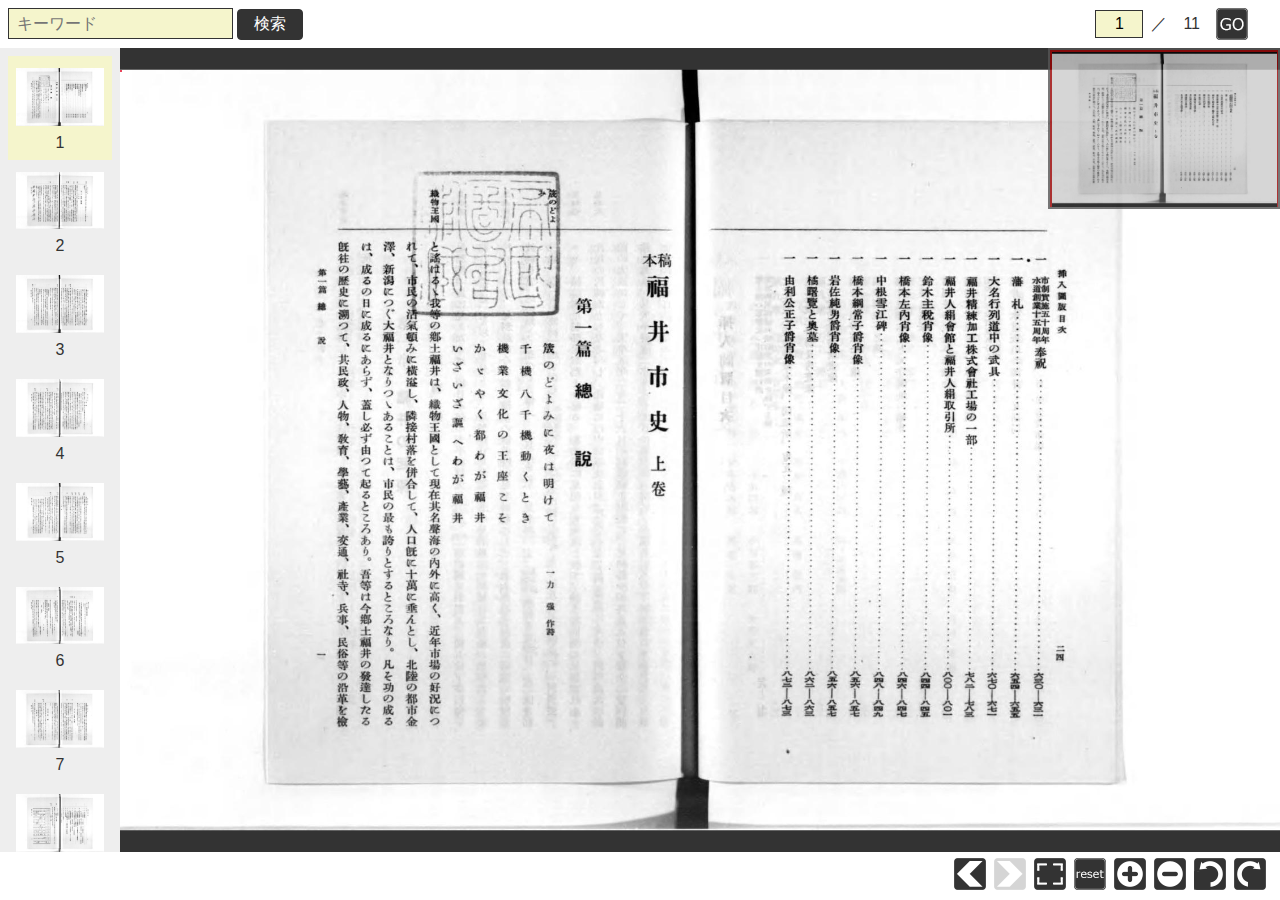
<file: work/ndlocr-vw/index.html>
<!DOCTYPE html>
<html lang="ja">
  <head>
    <meta charset="utf-8" />
    <meta name="viewport" content="width=device-width,initial-scale=1">
    <title>サンプル</title>
    <link href="css/app.css" rel="stylesheet">
  </head>
  <body>
    <div id="app"></div>
    <script src="js/app.js"></script>
  </body>
</html>
</file>
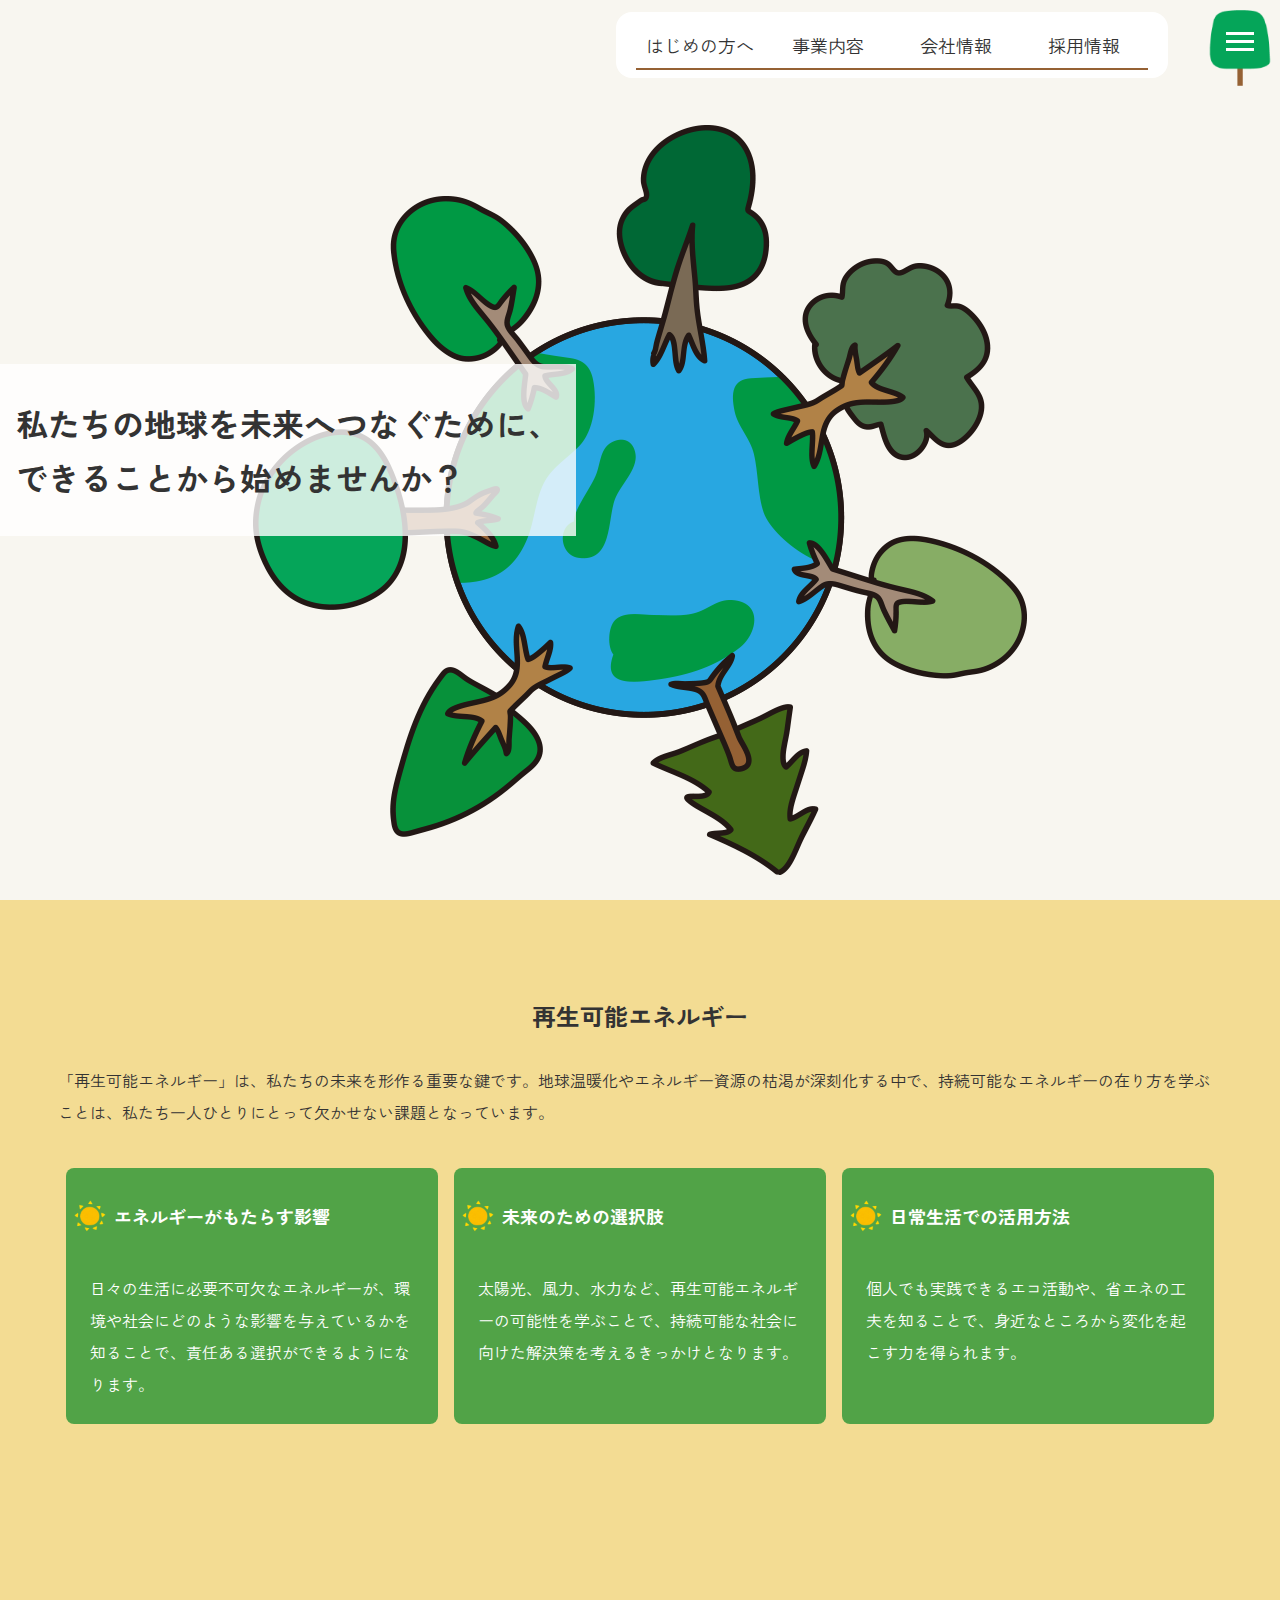
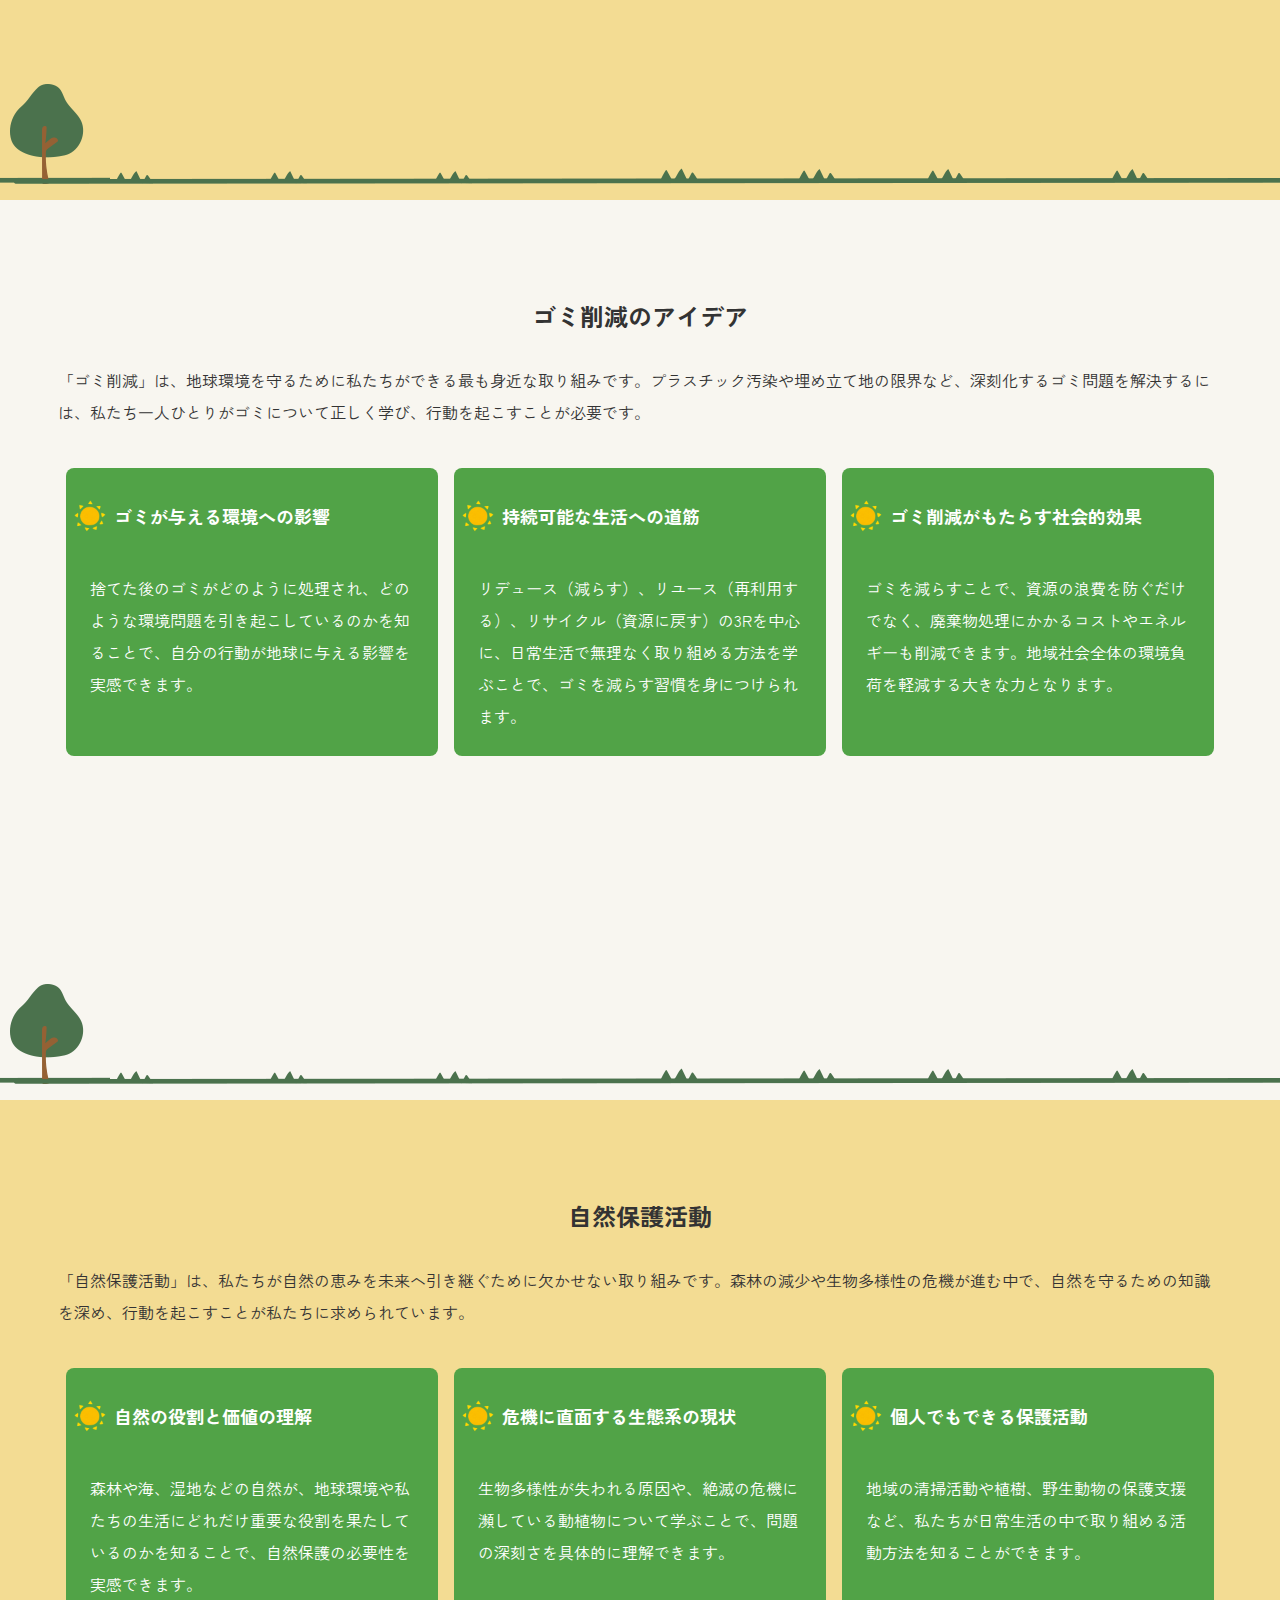
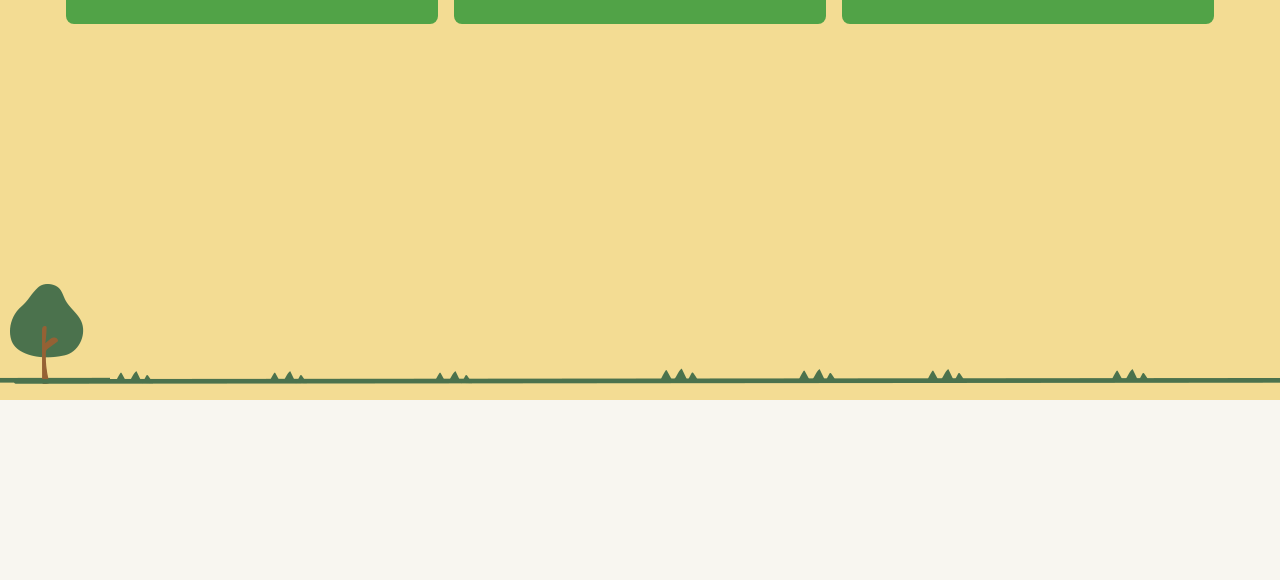
<file: work/sample01/index.html>
<!DOCTYPE html>
<html lang="ja">
<head>
  <meta charset="UTF-8">
  <meta name="viewport" content="width=device-width, initial-scale=1.0">
  <meta name="description" content="">
  <link href="images/favicon.ico" rel="icon">
  <title>シンプルでかわいいイメージ</title>
  <link rel="stylesheet" href="css/style.css">
  <script src="js/samp.js" defer></script>
</head>
<body>
  <header>
    <div id="drawermenu-wrap">
      <button id="drawermenu-togglebtn"><span></span></button>
      <div id="drawermenu-content">
        <ul>
          <li><a href="#renewable-energy">再生可能エネルギー</a></li>
          <li><a href="#garbage-reduction-idea">ゴミ削減のアイデア</a></li>
          <li><a href="#nature-conservation-work">自然保護活動</a></li>
        </ul>
      </div><!--drawermenu-content end-->
    </div><!--drawermenu-wrap end-->
    <div id="site-header">
      <ul>
        <li><a href="#">はじめの方へ</a></li>
        <li><a href="#">事業内容</a></li>
        <li><a href="#">会社情報</a></li>
        <li><a href="#">採用情報</a></li>
      </ul>
    </div><!--site-header end-->
  </header>
  <main>
    <div id="intro">
      <div class="" id="earth-wrap">
        <img id="earth" src="images/earth.png" alt="">
      </div><!--earth-wrap end-->
      <h1>
        <span>私たちの地球を未来へつなぐために、</span>
        <span>できることから始めませんか？</span>
      </h1>
    </div><!--intro end-->
    <section id="renewable-energy">
      <h2><span>再生可能エネルギー</span></h2>
      <div class="container">
        <p>
          「再生可能エネルギー」は、私たちの未来を形作る重要な鍵です。地球温暖化やエネルギー資源の枯渇が深刻化する中で、持続可能なエネルギーの在り方を学ぶことは、私たち一人ひとりにとって欠かせない課題となっています。
        </p>
      </div>
      <dl class="point-item container">
        <div>
          <dt>エネルギーがもたらす影響</dt>
          <dd>日々の生活に必要不可欠なエネルギーが、環境や社会にどのような影響を与えているかを知ることで、責任ある選択ができるようになります。</dd>
        </div>
        <div>
          <dt>未来のための選択肢</dt>
          <dd>太陽光、風力、水力など、再生可能エネルギーの可能性を学ぶことで、持続可能な社会に向けた解決策を考えるきっかけとなります。</dd>
        </div>
        <div>
          <dt>日常生活での活用方法</dt>
          <dd>個人でも実践できるエコ活動や、省エネの工夫を知ることで、身近なところから変化を起こす力を得られます。</dd>
        </div>
      </dl><!--point-item end-->
    </section>
    <section id="garbage-reduction-idea">
      <h2><span>ゴミ削減のアイデア</span></h2>
      <div class="container">
        <p>「ゴミ削減」は、地球環境を守るために私たちができる最も身近な取り組みです。プラスチック汚染や埋め立て地の限界など、深刻化するゴミ問題を解決するには、私たち一人ひとりがゴミについて正しく学び、行動を起こすことが必要です。</p>
      </div>
      <dl class="point-item container">
        <div>
          <dt>ゴミが与える環境への影響</dt>
          <dd>捨てた後のゴミがどのように処理され、どのような環境問題を引き起こしているのかを知ることで、自分の行動が地球に与える影響を実感できます。</dd>
        </div>
        <div>
          <dt>持続可能な生活への道筋</dt>
          <dd>リデュース（減らす）、リユース（再利用する）、リサイクル（資源に戻す）の3Rを中心に、日常生活で無理なく取り組める方法を学ぶことで、ゴミを減らす習慣を身につけられます。</dd>
        </div>
        <div>
          <dt>ゴミ削減がもたらす社会的効果</dt>
          <dd>ゴミを減らすことで、資源の浪費を防ぐだけでなく、廃棄物処理にかかるコストやエネルギーも削減できます。地域社会全体の環境負荷を軽減する大きな力となります。</dd>
        </div>
      </dl>
    </section>
    <section id="nature-conservation-work">
      <h2><span>自然保護活動</span></h2>
      <div class="container">
        <p>
          「自然保護活動」は、私たちが自然の恵みを未来へ引き継ぐために欠かせない取り組みです。森林の減少や生物多様性の危機が進む中で、自然を守るための知識を深め、行動を起こすことが私たちに求められています。
        </p>
      </div>
      <dl class="point-item container">
        <div>
          <dt>自然の役割と価値の理解</dt>
          <dd>森林や海、湿地などの自然が、地球環境や私たちの生活にどれだけ重要な役割を果たしているのかを知ることで、自然保護の必要性を実感できます。</dd>
        </div>
        <div>
          <dt>危機に直面する生態系の現状</dt>
          <dd>生物多様性が失われる原因や、絶滅の危機に瀕している動植物について学ぶことで、問題の深刻さを具体的に理解できます。</dd>
        </div>
        <div>
          <dt>個人でもできる保護活動</dt>
          <dd>地域の清掃活動や植樹、野生動物の保護支援など、私たちが日常生活の中で取り組める活動方法を知ることができます。</dd>
        </div>
      </dl>
    </section>
  </main>
  <footer>
    <a id="pagetop" aria-label="ページのトップへ"><span></span></a>
  </footer>
</body>
</html>
</file>
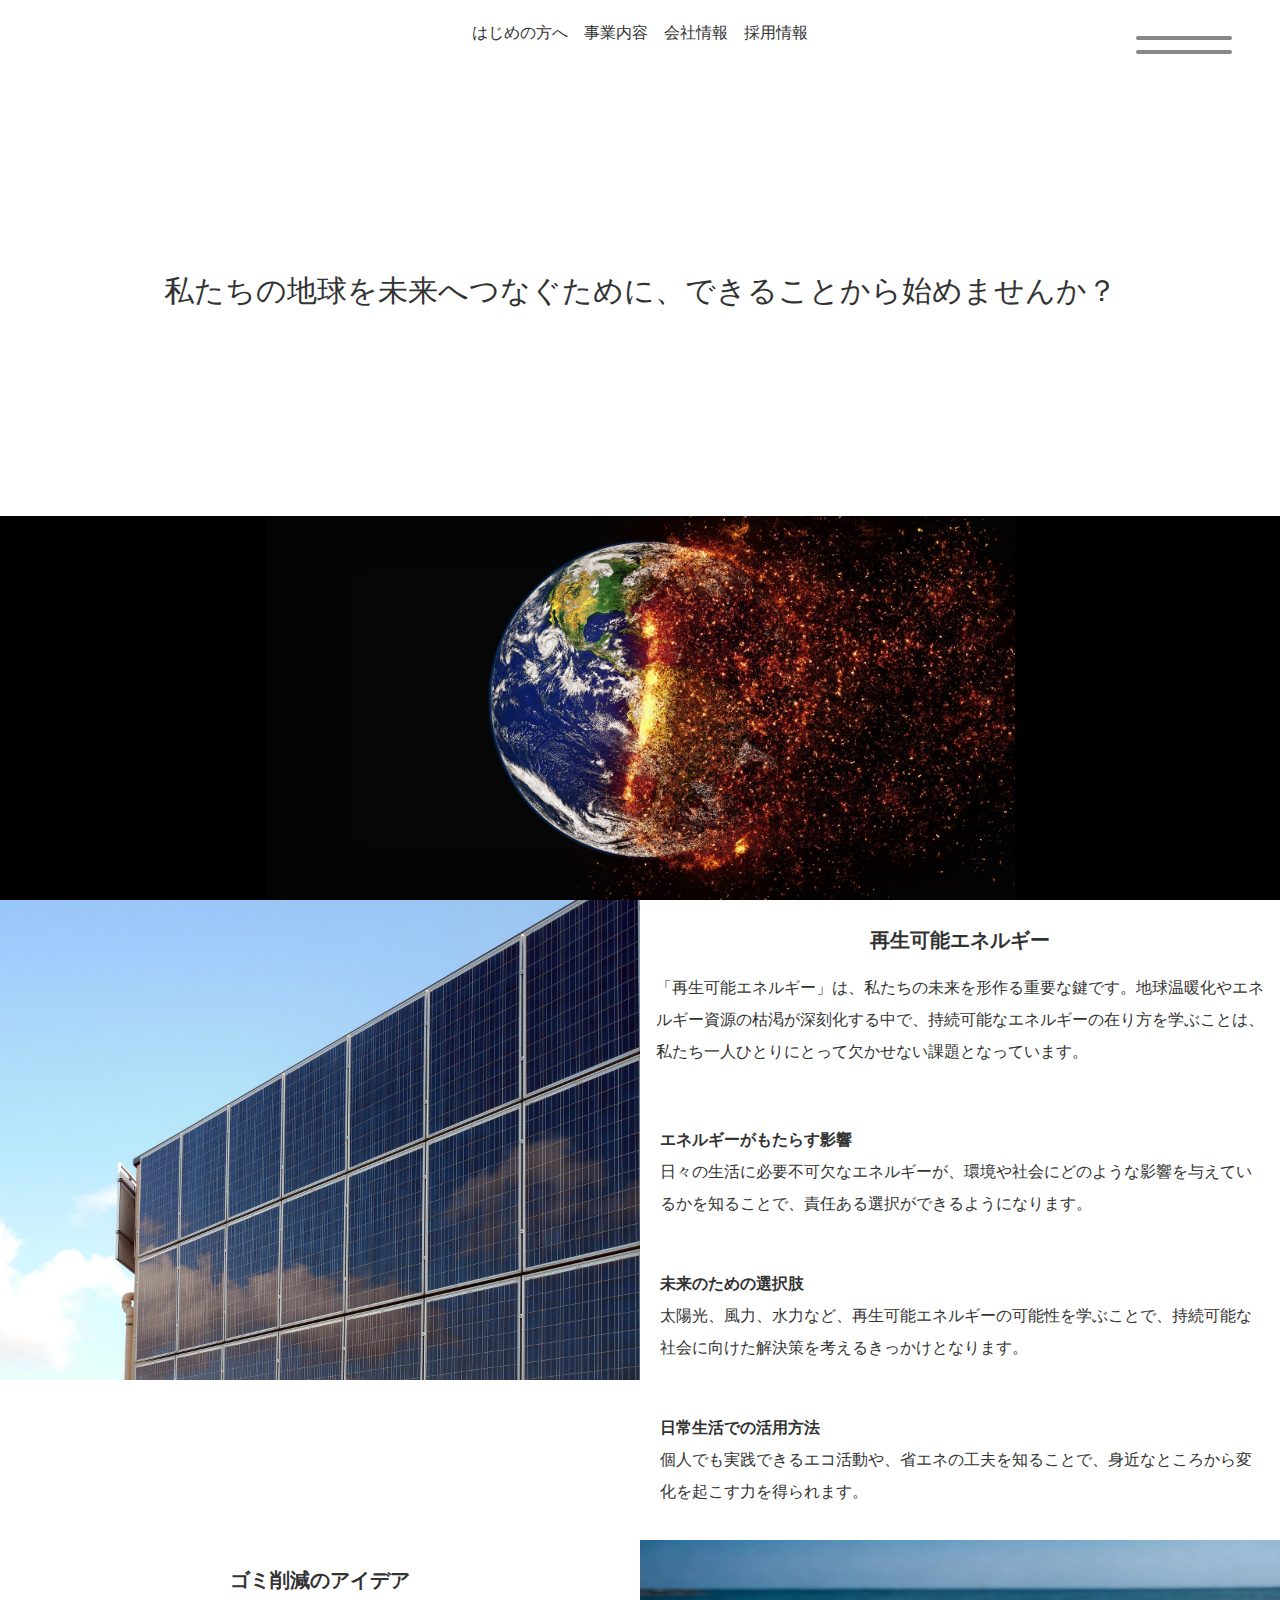
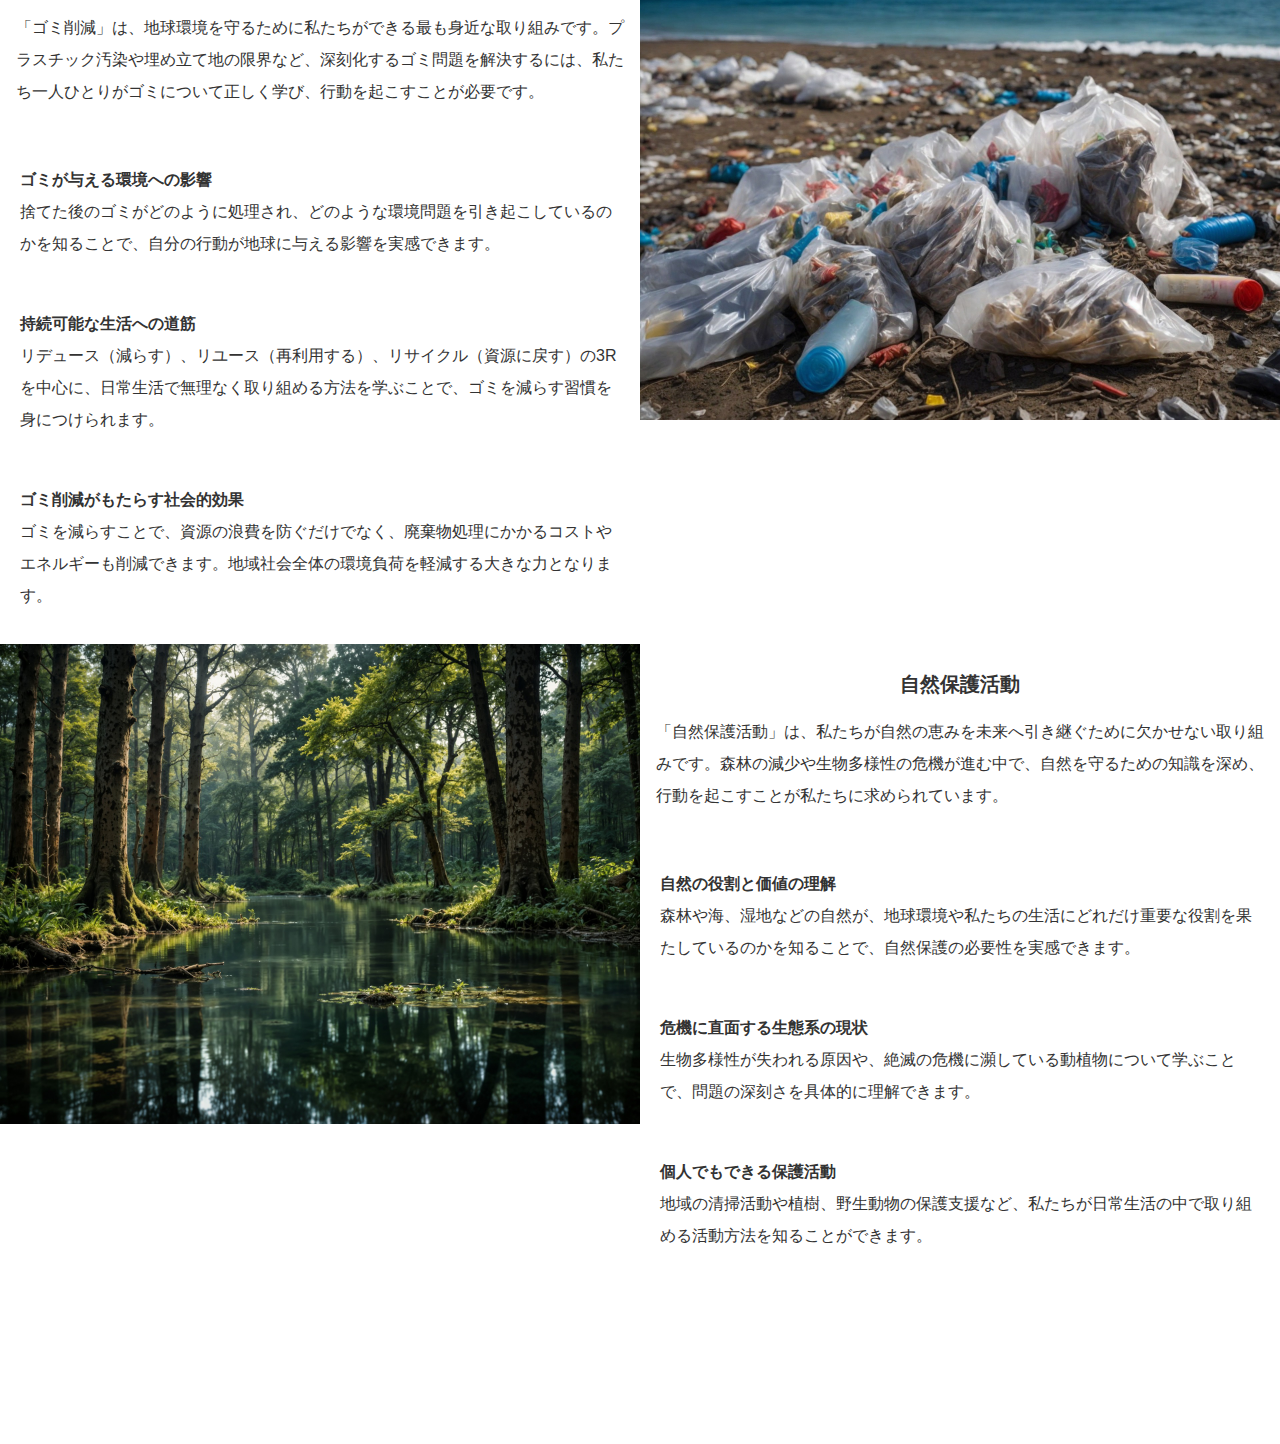
<file: work/sample02/index.html>
<!DOCTYPE html>
<html lang="ja">
<head>
  <meta charset="UTF-8">
  <meta name="viewport" content="width=device-width, initial-scale=1.0">
  <!--<meta name="description" content="">-->
  <link href="images/favicon.ico" rel="icon">
  <title>samp</title>
  <link rel="stylesheet" href="css/style.css">
  <script src="js/samp.js"></script>
</head>
<body>
  <header>
    <div id="drawermenu-wrap">
      <button id="drawermenu-togglebtn"><span></span><span></span></button>
      <div id="drawermenu-content">
        <ul>
          <li><a href="#renewable-energy">再生可能エネルギー</a></li>
          <li><a href="#garbage-reduction-idea">ゴミ削減のアイデア</a></li>
          <li><a href="#nature-conservation-work">自然保護活動</a></li>
        </ul>
      </div><!--drawermenu-content end-->
    </div><!--drawermenu-wrap end-->
    <div id="site-header">
      <ul>
        <li><a href="#">はじめの方へ</a></li>
        <li><a href="#">事業内容</a></li>
        <li><a href="#">会社情報</a></li>
        <li><a href="#">採用情報</a></li>
      </ul>
    </div><!--site-header end-->
  </header>
  <main>
    <div id="intro">
      <h1>
        私たちの地球を未来へつなぐために、できることから始めませんか？
      </h1>
      <div  id="intro-bg-wrap">
        <div id="intro-bg">
        </div>
      </div>
    </div><!--intro end-->
    <section id="renewable-energy">
      <div class="point-item-img"><img src="./images/solar-cells.jpg" alt=""></div>
      <div class="point-item-txt">
        <h2 class="container"><span>再生可能エネルギー</span></h2>
        <div class="container">
          <p>
            「再生可能エネルギー」は、私たちの未来を形作る重要な鍵です。地球温暖化やエネルギー資源の枯渇が深刻化する中で、持続可能なエネルギーの在り方を学ぶことは、私たち一人ひとりにとって欠かせない課題となっています。
          </p>
        </div>
        <dl class="point-item container">
          <div>
            <dt>エネルギーがもたらす影響</dt>
            <dd>日々の生活に必要不可欠なエネルギーが、環境や社会にどのような影響を与えているかを知ることで、責任ある選択ができるようになります。</dd>
          </div>
          <div>
            <dt>未来のための選択肢</dt>
            <dd>太陽光、風力、水力など、再生可能エネルギーの可能性を学ぶことで、持続可能な社会に向けた解決策を考えるきっかけとなります。</dd>
          </div>
          <div>
            <dt>日常生活での活用方法</dt>
            <dd>個人でも実践できるエコ活動や、省エネの工夫を知ることで、身近なところから変化を起こす力を得られます。</dd>
          </div>
        </dl><!--point-item end-->
      </div><!--point-item-txt end-->
    </section>
    <section id="garbage-reduction-idea">
      <div class="point-item-txt">
        <h2><span>ゴミ削減のアイデア</span></h2>
        <div class="container">
          <p>「ゴミ削減」は、地球環境を守るために私たちができる最も身近な取り組みです。プラスチック汚染や埋め立て地の限界など、深刻化するゴミ問題を解決するには、私たち一人ひとりがゴミについて正しく学び、行動を起こすことが必要です。</p>
        </div>
        <dl class="point-item container">
          <div>
            <dt>ゴミが与える環境への影響</dt>
            <dd>捨てた後のゴミがどのように処理され、どのような環境問題を引き起こしているのかを知ることで、自分の行動が地球に与える影響を実感できます。</dd>
          </div>
          <div>
            <dt>持続可能な生活への道筋</dt>
            <dd>リデュース（減らす）、リユース（再利用する）、リサイクル（資源に戻す）の3Rを中心に、日常生活で無理なく取り組める方法を学ぶことで、ゴミを減らす習慣を身につけられます。</dd>
          </div>
          <div>
            <dt>ゴミ削減がもたらす社会的効果</dt>
            <dd>ゴミを減らすことで、資源の浪費を防ぐだけでなく、廃棄物処理にかかるコストやエネルギーも削減できます。地域社会全体の環境負荷を軽減する大きな力となります。</dd>
          </div>
        </dl>
      </div><!--point-item-txt end-->
      <div class="point-item-img"><img src="./images/ai-generated.jpg" alt=""></div>
    </section>
    <section id="nature-conservation-work">
      <div class="point-item-img"><img src="./images/lake.jpg" alt=""></div>
      <div class="point-item-txt">
        <h2><span>自然保護活動</span></h2>
        <div class="container">
          <p>
            「自然保護活動」は、私たちが自然の恵みを未来へ引き継ぐために欠かせない取り組みです。森林の減少や生物多様性の危機が進む中で、自然を守るための知識を深め、行動を起こすことが私たちに求められています。
          </p>
        </div>
        <dl class="point-item container">
          <div>
            <dt>自然の役割と価値の理解</dt>
            <dd>森林や海、湿地などの自然が、地球環境や私たちの生活にどれだけ重要な役割を果たしているのかを知ることで、自然保護の必要性を実感できます。</dd>
          </div>
          <div>
            <dt>危機に直面する生態系の現状</dt>
            <dd>生物多様性が失われる原因や、絶滅の危機に瀕している動植物について学ぶことで、問題の深刻さを具体的に理解できます。</dd>
          </div>
          <div>
            <dt>個人でもできる保護活動</dt>
            <dd>地域の清掃活動や植樹、野生動物の保護支援など、私たちが日常生活の中で取り組める活動方法を知ることができます。</dd>
          </div>
        </dl>
      </div>
    </section>

  </main>
  <footer>
    <a id="pagetop" aria-label="ページのトップへ"><span></span></a>
  </footer>
</body>
</html>
</file>
<file: work/ndlocr-vw/css/app.css>
html{scroll-behavior:smooth;color:#333;background:#fff;font-family:Meiryo,Hiragino Kaku Gothic Pro,Arial,sans-serif}blockquote,body,code,dd,div,dl,dt,fieldset,form,h1,h2,h3,h4,h5,h6,input,legend,li,ol,p,pre,td,textarea,th,ul{padding:0;margin:0}table{border-spacing:0;border-collapse:collapse}fieldset,img{border:0}ol,ul{list-style:none}caption,th{text-align:left}h1,h2,h3,h4,h5,h6{font-size:100%;font-weight:400}sup{vertical-align:text-top}sub{vertical-align:text-bottom}q:before{content:open-quote}q:after{content:close-quote}abbr,acronym{font-variant:normal;border:0}input,textarea{font-family:inherit;font-size:inherit;font-weight:inherit}button,select{font:inherit}button,input,select,textarea{outline:none}*,:after,:before{box-sizing:border-box}img{max-width:100%;height:auto}body{-webkit-text-size-adjust:100%}legend{color:#333}a{color:inherit}body{color:#333;font-family:Helvetica Neue,Arial,Hiragino Kaku Gothic ProN,Hiragino Sans,Meiryo,sans-serif}a{color:#337ab7;text-decoration:none}a:hover{text-decoration:underline}:focus{outline:1px solid #337ab7}button{cursor:pointer}button:disabled{pointer-events:none!important}#head{height:48px;padding:.5rem;display:flex}#search_area{display:flex;align-items:center;position:relative}#search_area form label>span{position:absolute;top:-10000px;height:1px;width:1px;overflow:hidden}#search_box{padding:.35rem .5rem;background:#f5f5cc;border:1px solid #333}#search_btn{background:#333;color:#fff;margin:0 .25rem;padding:.25rem 1rem;border-radius:4px;font-size:1rem;border:1px solid #333}#search_btn:focus{border:1px solid #fff}#msg{color:#e9455a}#page_area{display:flex;align-items:center;padding:.5em;padding-right:48px;margin-left:auto}#page_area span{padding:0 .5em}#page_box{text-align:center;width:3em;background:#f5f5cc;border:1px solid #333;padding:.25em .5em}#to_page{position:relative;background:transparent;border-color:transparent}#to_page:focus{outline:none}#to_page:before{position:absolute;display:inline-block;content:"";background:url([data-uri]);top:50%;left:6px;transform:translateY(-50%);-webkit-transform:translateY(-50%);-ms-transform:translateY(-50%);width:32px;height:32px}#to_page:focus-within:before{outline:1px solid #fff;outline-offset:-3px;border-radius:2px}#wrap{width:100vw;display:flex}#wrap,#wrap #side{height:calc(100vh - 96px)}#wrap #side{width:120px;overflow-y:auto;padding:.5rem;background:#eee}#wrap #tmb_area div{display:flex;flex-direction:column;align-items:center;padding:.5rem .25rem;cursor:pointer}#wrap #tmb_area div dt{padding:.25rem}#wrap #tmb_area div:hover{background:#333;opacity:.6;transition:.5s}#wrap #tmb_area div:hover dd{color:#fff}#wrap #tmb_area div.current_img{background:#f5f5cc;pointer-events:none}#wrap #result_area{display:none}#wrap #result_area span{display:inline-block;padding:.5em;margin:.5em 0;line-height:2em;cursor:pointer}#wrap #result_area span:hover{text-decoration:underline}#wrap #result_area span:before{content:"⇒"}#wrap #result_area span.selected{color:#e9455a}#wrap #viewer-image{z-index:100000;width:calc(100vw - 120px);height:calc(100vh - 96px);background:#333}#wrap #left_arrow{position:fixed;top:48px;left:120px;width:44px;height:calc(100vh - 96px);z-index:1000000;background:transparent;border-color:transparent}#wrap #left_arrow:focus{outline:none}#wrap #left_arrow:before{position:absolute;content:url(../img/leftarrow.svg);top:50%}#wrap #right_arrow{position:fixed;top:48px;right:0;width:44px;height:calc(100vh - 96px);z-index:1000000;background:transparent;border-color:transparent}#wrap #right_arrow:focus{outline:none}#wrap #right_arrow:before{position:absolute;content:url(../img/rightarrow.svg);top:50%;right:22px}#wrap.result_opn #side{width:400px;animation:fadeIn .3s ease-in 0s forwards}#wrap.result_opn #tmb_area{display:none}#wrap.result_opn #result_area{display:block;animation:fadeIn .3s ease-in 0s forwards}#wrap.result_opn #viewer-image{width:calc(100vw - 400px)}#wrap.result_opn #left_arrow{left:400px}.current-ocr{border:1px solid #e9455a}#wrap #left_arrow:disabled:before,#wrap #right_arrow:disabled:before{opacity:.2;pointer-events:none}@keyframes fadeIn{0%{opacity:0}50%{opacity:.5}to{opacity:1}}#foot{height:48px}#operation_buttons{display:flex;justify-content:flex-end;height:100%;padding:4px .5rem}#previous{position:relative;width:40px;background:transparent;border-color:transparent}#previous:before{position:absolute;display:inline-block;content:"";top:0;left:0;width:32px;height:32px;background:url([data-uri]);background-size:contain}#previous:hover:before{opacity:.8;transition:.5s}#next{position:relative;width:40px;background:transparent;border-color:transparent}#next:before{position:absolute;display:inline-block;content:"";top:0;left:0;width:32px;height:32px;background:url([data-uri]);background-size:contain}#next:hover:before{opacity:.8;transition:.5s}#fullscreen{position:relative;width:40px;background:transparent;border-color:transparent}#fullscreen:before{position:absolute;display:inline-block;content:"";top:0;left:0;width:32px;height:32px;background:url([data-uri]);background-size:contain}#fullscreen:hover:before{opacity:.8;transition:.5s}#reset{position:relative;width:40px;background:transparent;border-color:transparent}#reset:before{position:absolute;display:inline-block;content:"";top:0;left:0;width:32px;height:32px;background:url([data-uri]);background-size:contain}#reset:hover:before{opacity:.8;transition:.5s}#zoom-in{position:relative;width:40px;background:transparent;border-color:transparent}#zoom-in:before{position:absolute;display:inline-block;content:"";top:0;left:0;width:32px;height:32px;background:url([data-uri]);background-size:contain}#zoom-in:hover:before{opacity:.8;transition:.5s}#zoom-out{position:relative;width:40px;background:transparent;border-color:transparent}#zoom-out:before{position:absolute;display:inline-block;content:"";top:0;left:0;width:32px;height:32px;background:url([data-uri]);background-size:contain}#zoom-out:hover:before{opacity:.8;transition:.5s}#rotate-left{position:relative;width:40px;background:transparent;border-color:transparent}#rotate-left:before{position:absolute;display:inline-block;content:"";top:0;left:0;width:32px;height:32px;background:url([data-uri]);background-size:contain}#rotate-left:hover:before{opacity:.8;transition:.5s}#rotate-right{position:relative;width:40px;background:transparent;border-color:transparent}#rotate-right:before{position:absolute;display:inline-block;content:"";top:0;left:0;width:32px;height:32px;background:url([data-uri]);background-size:contain}#rotate-right:hover:before{opacity:.8;transition:.5s}
</file>
<file: work/sample01/css/style.css>
﻿@import"https://fonts.googleapis.com/css2?family=Noto+Sans+JP:wght@100..900&family=Zen+Kaku+Gothic+New&display=swap";html{scroll-behavior:smooth;color:#333;background:#fff;font-family:"Meiryo","Hiragino Kaku Gothic Pro","Arial",sans-serif}body,div,dl,dt,dd,ul,ol,li,h1,h2,h3,h4,h5,h6,pre,code,form,fieldset,legend,input,textarea,p,blockquote,th,td{padding:0;margin:0}table{border-spacing:0;border-collapse:collapse}fieldset,img{border:0}ol,ul{list-style:none}caption,th{text-align:left}h1,h2,h3,h4,h5,h6{font-size:100%;font-weight:normal}sup{vertical-align:text-top}sub{vertical-align:text-bottom}q::before{content:open-quote}q::after{content:close-quote}abbr,acronym{font-variant:normal;border:0}input,textarea{font-family:inherit;font-size:inherit;font-weight:inherit}select,button{font:inherit}input,select,textarea,button{outline:none}*,*::before,*::after{box-sizing:border-box}img{max-width:100%;height:auto}body{color:#333;-webkit-text-size-adjust:100%}legend{color:#333}a{text-decoration:none;color:inherit}body{color:#333;font-family:"Zen Kaku Gothic New",zen-kaku-gothic-new,"Noto Sans","Yu Gothic","HiraKakuProN-W3","Hiragino Kaku Gothic ProN","ヒラギノ角ゴ ProN W3","メイリオ",Meiryo,Osaka,"MS UI Gothic","ＭＳ Ｐゴシック","MS PGothic",sans-serif}a{color:#337ab7;text-decoration:none}a:hover{text-decoration:underline}body{background:#f8f6f0}.container{max-width:1180px;padding:0 .5em;margin:0 auto}header{min-height:100px}#drawermenu-wrap #drawermenu-togglebtn{position:fixed;top:8px;right:0;z-index:9000000;width:80px;height:80px;background:url("../images/burger-button.png") no-repeat;background-size:contain;border-color:rgba(0,0,0,0)}#drawermenu-wrap #drawermenu-togglebtn>span{position:absolute;top:22px;left:24px;display:inline-block;width:28px;height:3px;content:"";background:#fff;transition:transform .5s,opacity .5s ease}#drawermenu-wrap #drawermenu-togglebtn>span::before,#drawermenu-wrap #drawermenu-togglebtn>span::after{position:absolute;left:0;width:28px;height:3px;content:"";background:#fff}#drawermenu-wrap #drawermenu-togglebtn>span::before{top:8px}#drawermenu-wrap #drawermenu-togglebtn>span::after{top:16px}#drawermenu-wrap #drawermenu-togglebtn.open>span{transform:translateY(8px) rotate(45deg)}#drawermenu-wrap #drawermenu-togglebtn.open>span::before{transform:translateY(-8px) rotate(275deg)}#drawermenu-wrap #drawermenu-togglebtn.open>span::after{opacity:0}#drawermenu-wrap #drawermenu-content{position:fixed;top:0;right:-100vw;z-index:8000000;width:100vw;height:100vh;font-size:24px;font-weight:bold;background:#ffc857;transition:all .5s}#drawermenu-wrap #drawermenu-content ul{margin-top:120px;text-align:center}#drawermenu-wrap #drawermenu-content a{position:relative;display:inline-block;padding:1rem;margin:1rem 0;color:#333;border-radius:8px}#drawermenu-wrap #drawermenu-content a::after{position:absolute;bottom:0;left:50%;width:1.5rem;height:4px;content:"";background:#333;transform:translateX(-50%)}#drawermenu-wrap #drawermenu-content a:hover{text-decoration:none;background:#fff;transition:.5s}#drawermenu-wrap #drawermenu-content a:hover::after{background:rgba(0,0,0,0)}#drawermenu-wrap #drawermenu-content.open{right:0}#site-header{display:flex;align-items:center;justify-content:flex-end;padding:1rem;margin-right:100px}#site-header ul{position:relative;display:flex;align-items:center;justify-content:center;max-width:36rem;padding:0 1rem;background:#fff;border-radius:12px;box-shadow:0 0 0 4px #fff}#site-header ul::after{position:absolute;bottom:4px;left:1rem;width:calc(100% - 2rem);height:2px;content:"";background:#956134}#site-header a{display:inline-block;width:8rem;padding:1rem .5rem;font-size:18px;color:#333;text-align:center;text-decoration:none}#site-header a:hover{font-weight:bold;transition:.5s}#earth-wrap{position:relative;width:calc(100vw - 100px);height:calc(100vh - 100px);margin:0 auto}h1{position:absolute;top:50%;left:0;max-width:800px;padding:2rem 0;font-size:32px;font-weight:bold;transform:translateY(-50%);background:rgba(255,255,255,.8)}h1 span{display:block;padding:.25rem 1rem}#earth{display:block;margin:0 auto;animation:rotation 100s linear infinite}@keyframes rotation{from{transform:rotate(0deg)}to{transform:rotate(360deg)}}@media(max-width: 860px){#intro{display:flex;flex-direction:column;align-items:center;justify-content:center}#earth-wrap{width:auto;height:auto}#earth{width:320px}h1{position:static;padding:0 .5rem;margin-top:100px;background:rgba(0,0,0,0)}h1 span{display:inline;padding:.25rem 0}}h2{display:flex;justify-content:center;font-size:24px;font-weight:bold}section{min-height:100vh;padding:100px 8px;line-height:2rem;background:url("../images/head-head.png"),url("../images/head-line.png");background-repeat:no-repeat,repeat-x;background-position:bottom 16px left 10px,bottom 16px left 110px;background-size:100px,1358px}section:nth-child(even){background-color:#f3dc93}section p{margin:2rem 0}section .point-item{display:grid;grid-template-columns:repeat(auto-fit, minmax(255px, 1fr));padding-bottom:100px}section .point-item div{padding:8px;margin:8px;color:#fff;background:#51a347;border-radius:8px}section .point-item dt{position:relative;padding:1.5rem .25rem 1.5rem 2.5rem;font-size:18px;font-weight:bold}section .point-item dt::before{position:absolute;top:1.5rem;left:0;width:2rem;height:2rem;content:"";background:url("../images/ico-sun.png") no-repeat;background-size:contain}section .point-item dd{padding:1rem}footer{height:180px}#pagetop{position:fixed;right:40px;bottom:20px;z-index:1000000;display:block;width:100px;height:100px;cursor:pointer;background:rgba(75,114,77,.8);border-radius:50%;opacity:0;transition:.5s}#pagetop.visible{pointer-events:auto;opacity:1}#pagetop span{position:absolute;top:40px;left:38px;display:block;width:25px;height:25px;content:"";border-top:4px solid #fff;border-right:4px solid #fff;-webkit-transform:rotate(315deg);transform:rotate(315deg)}
</file>
<file: work/sample02/css/style.css>
@import"https://fonts.googleapis.com/css2?family=Noto+Sans+JP:wght@100..900&family=Zen+Kaku+Gothic+New&display=swap";html{scroll-behavior:smooth;color:#333;background:#fff;font-family:"Meiryo","Hiragino Kaku Gothic Pro","Arial",sans-serif}body,div,dl,dt,dd,ul,ol,li,h1,h2,h3,h4,h5,h6,pre,code,form,fieldset,legend,input,textarea,p,blockquote,th,td{padding:0;margin:0}table{border-spacing:0;border-collapse:collapse}fieldset,img{border:0}ol,ul{list-style:none}caption,th{text-align:left}h1,h2,h3,h4,h5,h6{font-size:100%;font-weight:normal}sup{vertical-align:text-top}sub{vertical-align:text-bottom}q::before{content:open-quote}q::after{content:close-quote}abbr,acronym{font-variant:normal;border:0}input,textarea{font-family:inherit;font-size:inherit;font-weight:inherit}select,button{font:inherit}input,select,textarea,button{outline:none}*,*::before,*::after{box-sizing:border-box}img{max-width:100%;height:auto}body{color:#333;-webkit-text-size-adjust:100%}legend{color:#333}a{text-decoration:none;color:inherit}body{color:#333;font-family:-apple-system,BlinkMacSystemFont,Roboto,"Helvetica Neue",HelveticaNeue,"Hiragino Kaku Gothic ProN",YuGothic,"Yu Gothic Medium","Yu Gothic",Meiryo,sans-serif}a{color:#337ab7;text-decoration:none}a:hover{text-decoration:underline}.container{max-width:1180px;padding-right:.5em;padding-left:.5em;margin:0 auto}#drawermenu-wrap #drawermenu-togglebtn{position:fixed;top:24px;right:96px;z-index:9000000;width:96px;height:40px;cursor:pointer;background:rgba(0,0,0,0);border-color:rgba(0,0,0,0)}#drawermenu-wrap #drawermenu-togglebtn span{position:absolute;width:96px;height:4px;background:#888;border-radius:4px;transition:all .4s ease-in-out}#drawermenu-wrap #drawermenu-togglebtn span:nth-of-type(1){top:10px}#drawermenu-wrap #drawermenu-togglebtn span:nth-of-type(2){top:24px}#drawermenu-wrap #drawermenu-togglebtn.open span:nth-of-type(1){transform:translateY(10px) rotate(20deg)}#drawermenu-wrap #drawermenu-togglebtn.open span:nth-of-type(2){transform:translateY(-5px) rotate(-20deg)}#drawermenu-wrap #drawermenu-content{position:fixed;top:0;right:-302px;z-index:8000000;width:302px;height:100vh;background:rgba(241,241,241,.9);transition:all .5s}#drawermenu-wrap #drawermenu-content ul{display:flex;flex-direction:column;align-items:flex-end;margin-top:120px;margin-right:40px}#drawermenu-wrap #drawermenu-content a{display:inline-block;padding:1rem 0;font-size:18px;color:#333}#drawermenu-wrap #drawermenu-content a:hover{transition:.5s}#drawermenu-wrap #drawermenu-content.open{right:0}#site-header{position:sticky}#site-header ul{display:flex;align-items:center;justify-content:center;height:66px}#site-header a{display:inline-block;padding:0 .5rem;color:#333}#site-header a:hover{text-decoration:none}h1{display:flex;align-items:center;justify-content:center;min-height:50vh;padding:1rem 8px;font-size:30px}#intro-bg-wrap{background:#000}#intro-bg{max-width:1820px;min-height:calc(50vh - 66px);margin:0 auto;background:url("../images/earth.jpg") no-repeat;background-position:top;background-size:contain}section{display:flex}section h2{padding-top:1rem;padding-bottom:1rem;font-size:20px;font-weight:bold}section .point-item-img{width:50vw}.point-item-txt{display:flex;flex-direction:column;align-items:center;width:50vw;padding:.5rem;line-height:2rem}.point-item{padding-top:2rem;padding-left:.75rem}.point-item div{padding:1.5rem 0}.point-item dt{font-weight:bold}footer{height:160px}#pagetop{position:fixed;right:40px;bottom:20px;z-index:5500;display:block;width:72px;height:72px;cursor:pointer;background:rgba(0,0,0,.5);border:1px solid #fff;border-radius:50%;opacity:0;transition:.5s}#pagetop.visible{opacity:1;pointer-events:auto}#pagetop span{position:absolute;top:28px;left:24px;display:block;width:18px;height:18px;content:"";border-top:3px solid #fff;border-right:3px solid #fff;-webkit-transform:rotate(315deg);transform:rotate(315deg)}@media(max-width: 980px){#intro{position:relative}h1{position:absolute;bottom:0;min-height:auto;background:rgba(255,255,255,.7)}#intro-bg-wrap{padding-bottom:80px}section{flex-direction:column;align-items:center}section .point-item-img{width:100vw}section:nth-of-type(2){flex-direction:column-reverse}.point-item-txt{width:100vw}}
</file>
